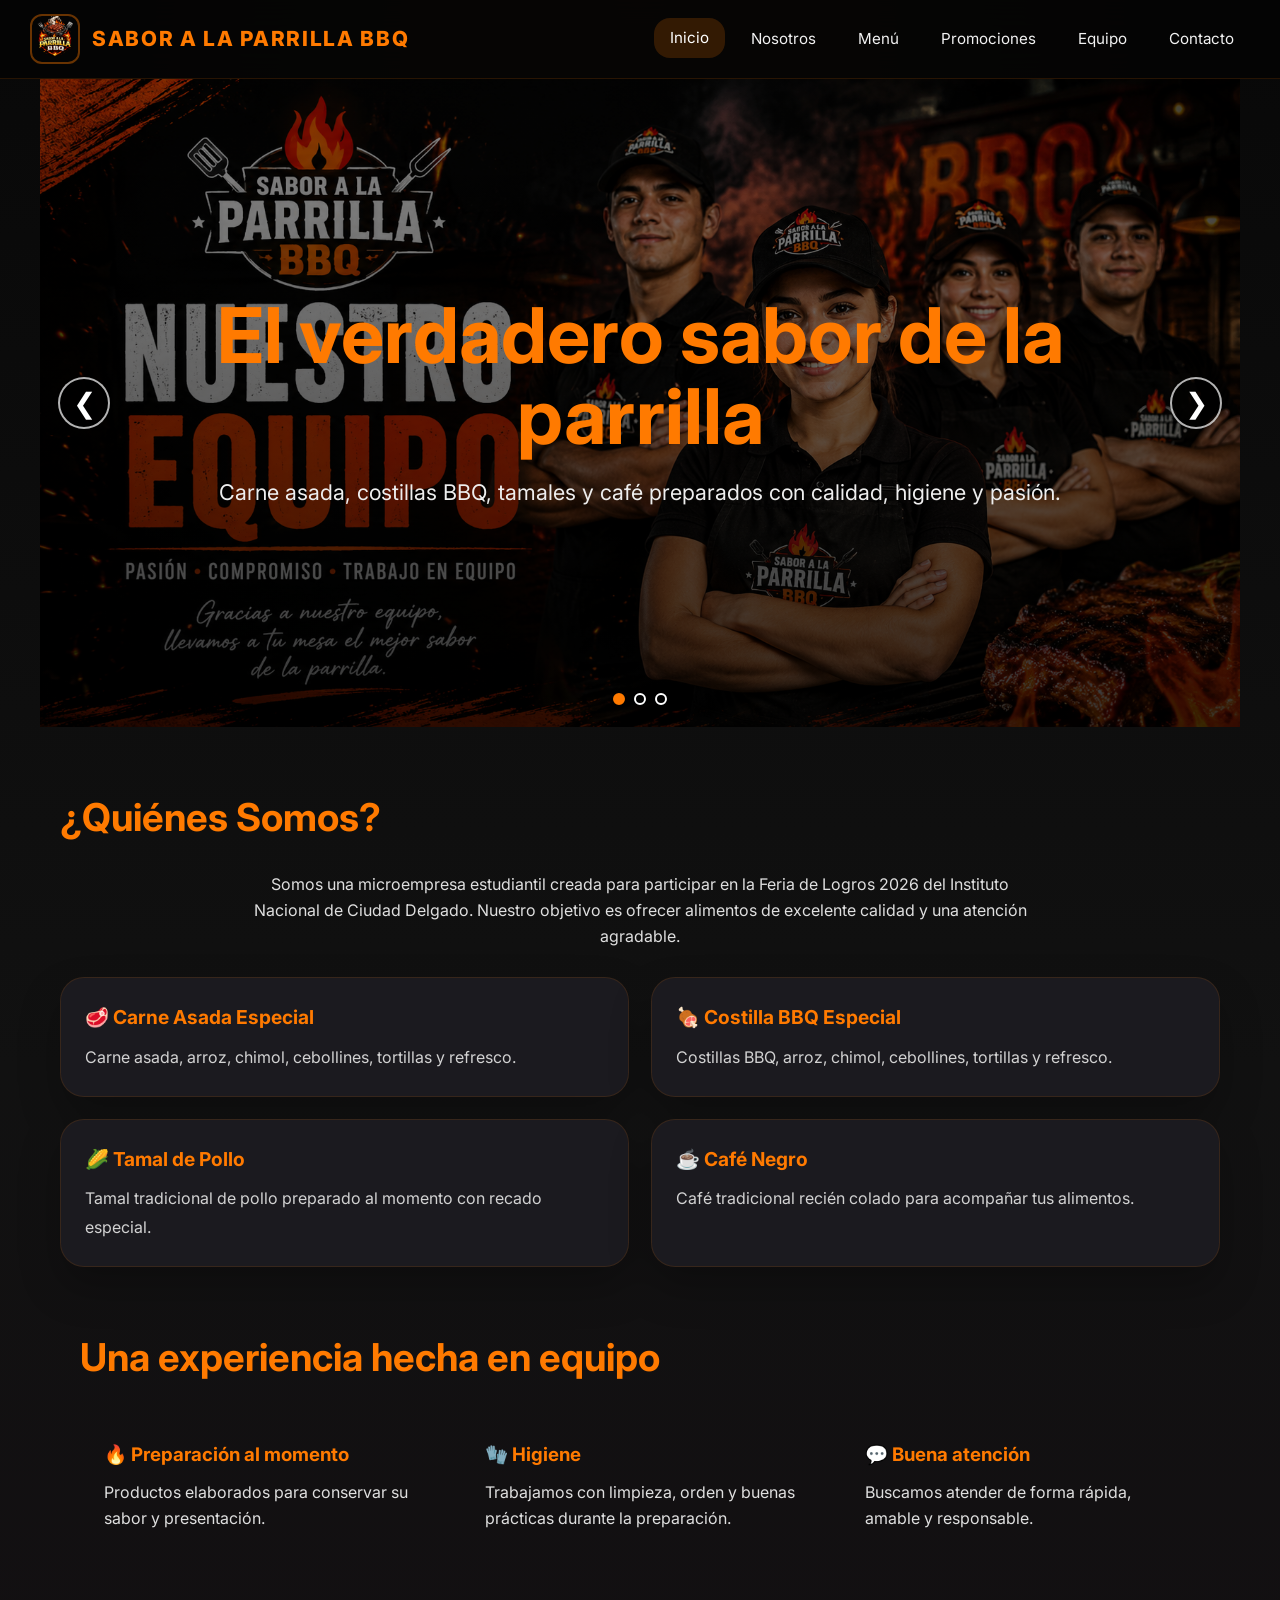
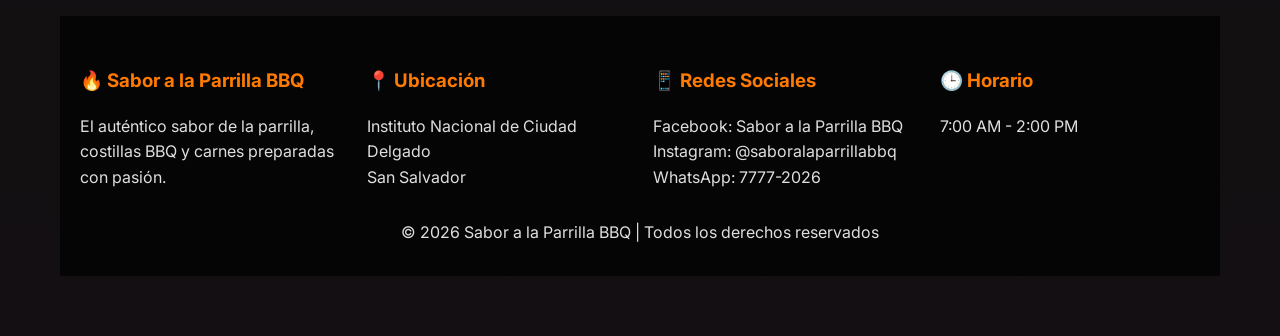
<file: index.html>
<!DOCTYPE html>
<html lang="es">
<head>
  <meta charset="UTF-8">
  <meta name="viewport" content="width=device-width, initial-scale=1.0">
  <title>Inicio | Sabor a la Parrilla BBQ</title>
  <link rel="stylesheet" href="css/style.css">
  <link href="https://fonts.googleapis.com/css2?family=Inter:wght@300;400;600;700;800&display=swap" rel="stylesheet">
</head>
<body>

  <!-- ===== HEADER ===== -->
  <header class="reveal">
    <div class="logo">
      <img src="img/logo.png" alt="Logo Sabor a la Parrilla BBQ" />
      SABOR A LA PARRILLA BBQ
    </div>
    <nav>
      <a href="index.html" class="active">Inicio</a>
      <a href="nosotros.html">Nosotros</a>
      <a href="menu.html">Menú</a>
      <a href="promociones.html">Promociones</a>
      <a href="equipo.html">Equipo</a>
      <a href="contacto.html">Contacto</a>
    </nav>
  </header>

  <!-- ===== HERO ===== -->
  <section class="hero-home reveal" id="heroCarrusel" aria-label="Imágenes principales de Sabor a la Parrilla BBQ">
    <div class="hero-slides" aria-hidden="true">
      <img class="hero-slide active" src="img/banner.png" alt="Sabor a la Parrilla BBQ">
      <img class="hero-slide" src="img/carrusel2.png" alt="Platillos de Sabor a la Parrilla BBQ">
      <img class="hero-slide" src="img/carrusel3.png" alt="Especialidades de Sabor a la Parrilla BBQ">
    </div>
    <div class="hero-overlay"></div>

    <button class="hero-arrow hero-prev" type="button" aria-label="Imagen anterior">&#10094;</button>
    <button class="hero-arrow hero-next" type="button" aria-label="Siguiente imagen">&#10095;</button>

    <div class="hero-inner">
      <h1>El verdadero sabor de la parrilla</h1>
      <p>Carne asada, costillas BBQ, tamales y café preparados con calidad, higiene y pasión.</p>
    </div>

    <div class="hero-dots" aria-label="Seleccionar imagen">
      <button type="button" class="hero-dot active" data-slide="0" aria-label="Imagen 1"></button>
      <button type="button" class="hero-dot" data-slide="1" aria-label="Imagen 2"></button>
      <button type="button" class="hero-dot" data-slide="2" aria-label="Imagen 3"></button>
    </div>
  </section>

  <!-- ===== QUIÉNES SOMOS ===== -->
  <section class="seccion reveal">
    <h2>¿Quiénes Somos?</h2>
    <p class="lead">Somos una microempresa estudiantil creada para participar en la Feria de Logros 2026 del Instituto Nacional de Ciudad Delgado. Nuestro objetivo es ofrecer alimentos de excelente calidad y una atención agradable.</p>
    <div class="home-preview">

      <div class="card">
        <h3>🥩 Carne Asada Especial</h3>
        <p>Carne asada, arroz, chimol, cebollines, tortillas y refresco.</p>
      </div>

      <div class="card">
        <h3>🍖 Costilla BBQ Especial</h3>
        <p>Costillas BBQ, arroz, chimol, cebollines, tortillas y refresco.</p>
      </div>

      <div class="card">
        <h3>🌽 Tamal de Pollo</h3>
        <p>Tamal tradicional de pollo preparado al momento con recado especial.</p>
      </div>

      <div class="card">
        <h3>☕ Café Negro</h3>
        <p>Café tradicional recién colado para acompañar tus alimentos.</p>
      </div>

    </div>

  <!-- ===== EXPERIENCIA ===== -->
  <section class="seccion reveal">
    <h2>Una experiencia hecha en equipo</h2>
    <div class="simple-grid">
      <div class="simple-card">
        <h3>🔥 Preparación al momento</h3>
        <p>Productos elaborados para conservar su sabor y presentación.</p>
      </div>
      <div class="simple-card">
        <h3>🧤 Higiene</h3>
        <p>Trabajamos con limpieza, orden y buenas prácticas durante la preparación.</p>
      </div>
      <div class="simple-card">
        <h3>💬 Buena atención</h3>
        <p>Buscamos atender de forma rápida, amable y responsable.</p>
      </div>
    </div>
  </section>

  <!-- ===== FOOTER ===== -->
  <footer class="reveal">
    <div class="footer-container">
      <div class="footer-section">
        <h3>🔥 Sabor a la Parrilla BBQ</h3>
        <p>El auténtico sabor de la parrilla, costillas BBQ y carnes preparadas con pasión.</p>
      </div>
      <div class="footer-section">
        <h3>📍 Ubicación</h3>
        <p>Instituto Nacional de Ciudad Delgado</p>
        <p>San Salvador</p>
      </div>
      <div class="footer-section">
        <h3>📱 Redes Sociales</h3>
        <p>Facebook: Sabor a la Parrilla BBQ</p>
        <p>Instagram: @saboralaparrillabbq</p>
        <p>WhatsApp: 7777-2026</p>
      </div>
      <div class="footer-section">
        <h3>🕒 Horario</h3>
        <p>7:00 AM - 2:00 PM</p>
      </div>
    </div>
    <div class="footer-bottom">
      <p>© 2026 Sabor a la Parrilla BBQ | Todos los derechos reservados</p>
    </div>
  </footer>

  <script src="js/site.js"></script>

</body>
</html>
</file>
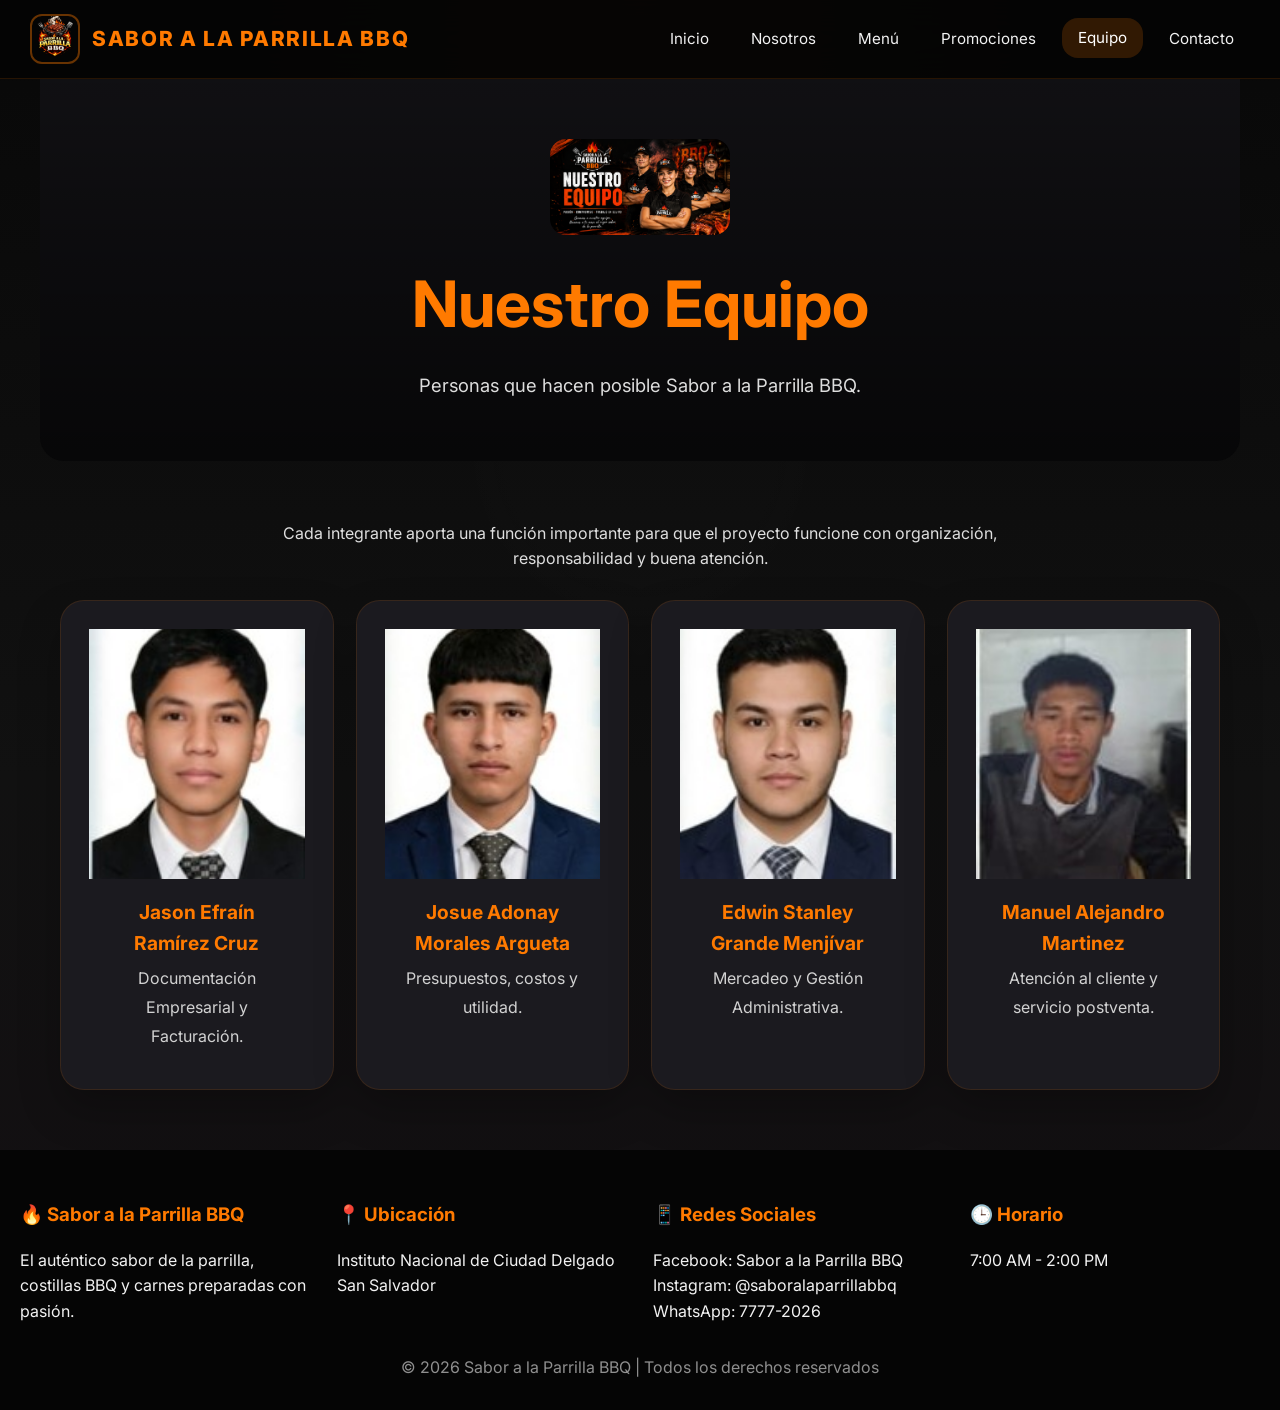
<file: equipo.html>
<!DOCTYPE html>
<html lang="es">
<head>
  <meta charset="UTF-8">
  <meta name="viewport" content="width=device-width, initial-scale=1.0">
  <title>Equipo | Sabor a la Parrilla BBQ</title>
  <link rel="stylesheet" href="css/style.css">
  <link href="https://fonts.googleapis.com/css2?family=Inter:wght@300;400;600;700;800&display=swap" rel="stylesheet">
</head>
<body>

  <!-- ===== HEADER ===== -->
  <header class="reveal">
    <div class="logo">
      <img src="img/logo.png" alt="Logo Sabor a la Parrilla BBQ" />
      SABOR A LA PARRILLA BBQ
    </div>
    <nav>
      <a href="index.html" class="">Inicio</a>
      <a href="nosotros.html" class="">Nosotros</a>
      <a href="menu.html" class="">Menú</a>
      <a href="promociones.html" class="">Promociones</a>
      <a href="equipo.html" class="active">Equipo</a>
      <a href="contacto.html" class="">Contacto</a>
    </nav>
  </header>

  <!-- ===== BANNER ===== -->
  <section class="banner reveal">
    <img src="img/banner.png" alt="Equipo BBQ">
    <h1>Nuestro Equipo</h1>
    <p>Personas que hacen posible Sabor a la Parrilla BBQ.</p>
  </section>

  <!-- ===== EQUIPO ===== -->
  <section class="seccion reveal">
    <p class="lead">
      Cada integrante aporta una función importante para que el proyecto funcione
      con organización, responsabilidad y buena atención.
    </p>

    <div class="equipo-fotos">

      <div class="persona">
        <img src="img/jason.jpg" alt="Jason">
        <div class="persona-texto">
          <h3>Jason Efraín Ramírez Cruz</h3>
          <p>Documentación Empresarial y Facturación.</p>
        </div>
      </div>

      <div class="persona">
        <img src="img/adox.jpg" alt="Josue Adonay">
        <div class="persona-texto">
          <h3>Josue Adonay Morales Argueta</h3>
          <p>Presupuestos, costos y utilidad.</p>
        </div>
      </div>

      <div class="persona">
        <img src="img/stanl.jpg" alt="Edwin Stanley">
        <div class="persona-texto">
          <h3>Edwin Stanley Grande Menjívar</h3>
          <p>Mercadeo y Gestión Administrativa.</p>
        </div>
      </div>

      <div class="persona">
        <img src="img/manu.jpg" alt="Manuel Alejandro">
        <div class="persona-texto">
          <h3>Manuel Alejandro Martinez</h3>
          <p>Atención al cliente y servicio postventa.</p>
        </div>
      </div>

    </div>
  </section>

  <!-- ===== FOOTER ===== -->
  <footer class="reveal">
    <div class="footer-container">

      <div class="footer-section">
        <h3>🔥 Sabor a la Parrilla BBQ</h3>
        <p>El auténtico sabor de la parrilla, costillas BBQ y carnes preparadas con pasión.</p>
      </div>

      <div class="footer-section">
        <h3>📍 Ubicación</h3>
        <p>Instituto Nacional de Ciudad Delgado</p>
        <p>San Salvador</p>
      </div>

      <div class="footer-section">
        <h3>📱 Redes Sociales</h3>
        <p>Facebook: Sabor a la Parrilla BBQ</p>
        <p>Instagram: @saboralaparrillabbq</p>
        <p>WhatsApp: 7777-2026</p>
      </div>

      <div class="footer-section">
        <h3>🕒 Horario</h3>
        <p>7:00 AM - 2:00 PM</p>
      </div>

    </div>

    <div class="footer-bottom">
      <p>© 2026 Sabor a la Parrilla BBQ | Todos los derechos reservados</p>
    </div>
  </footer>

  <script src="js/site.js"></script>

</body>
</html>
</file>
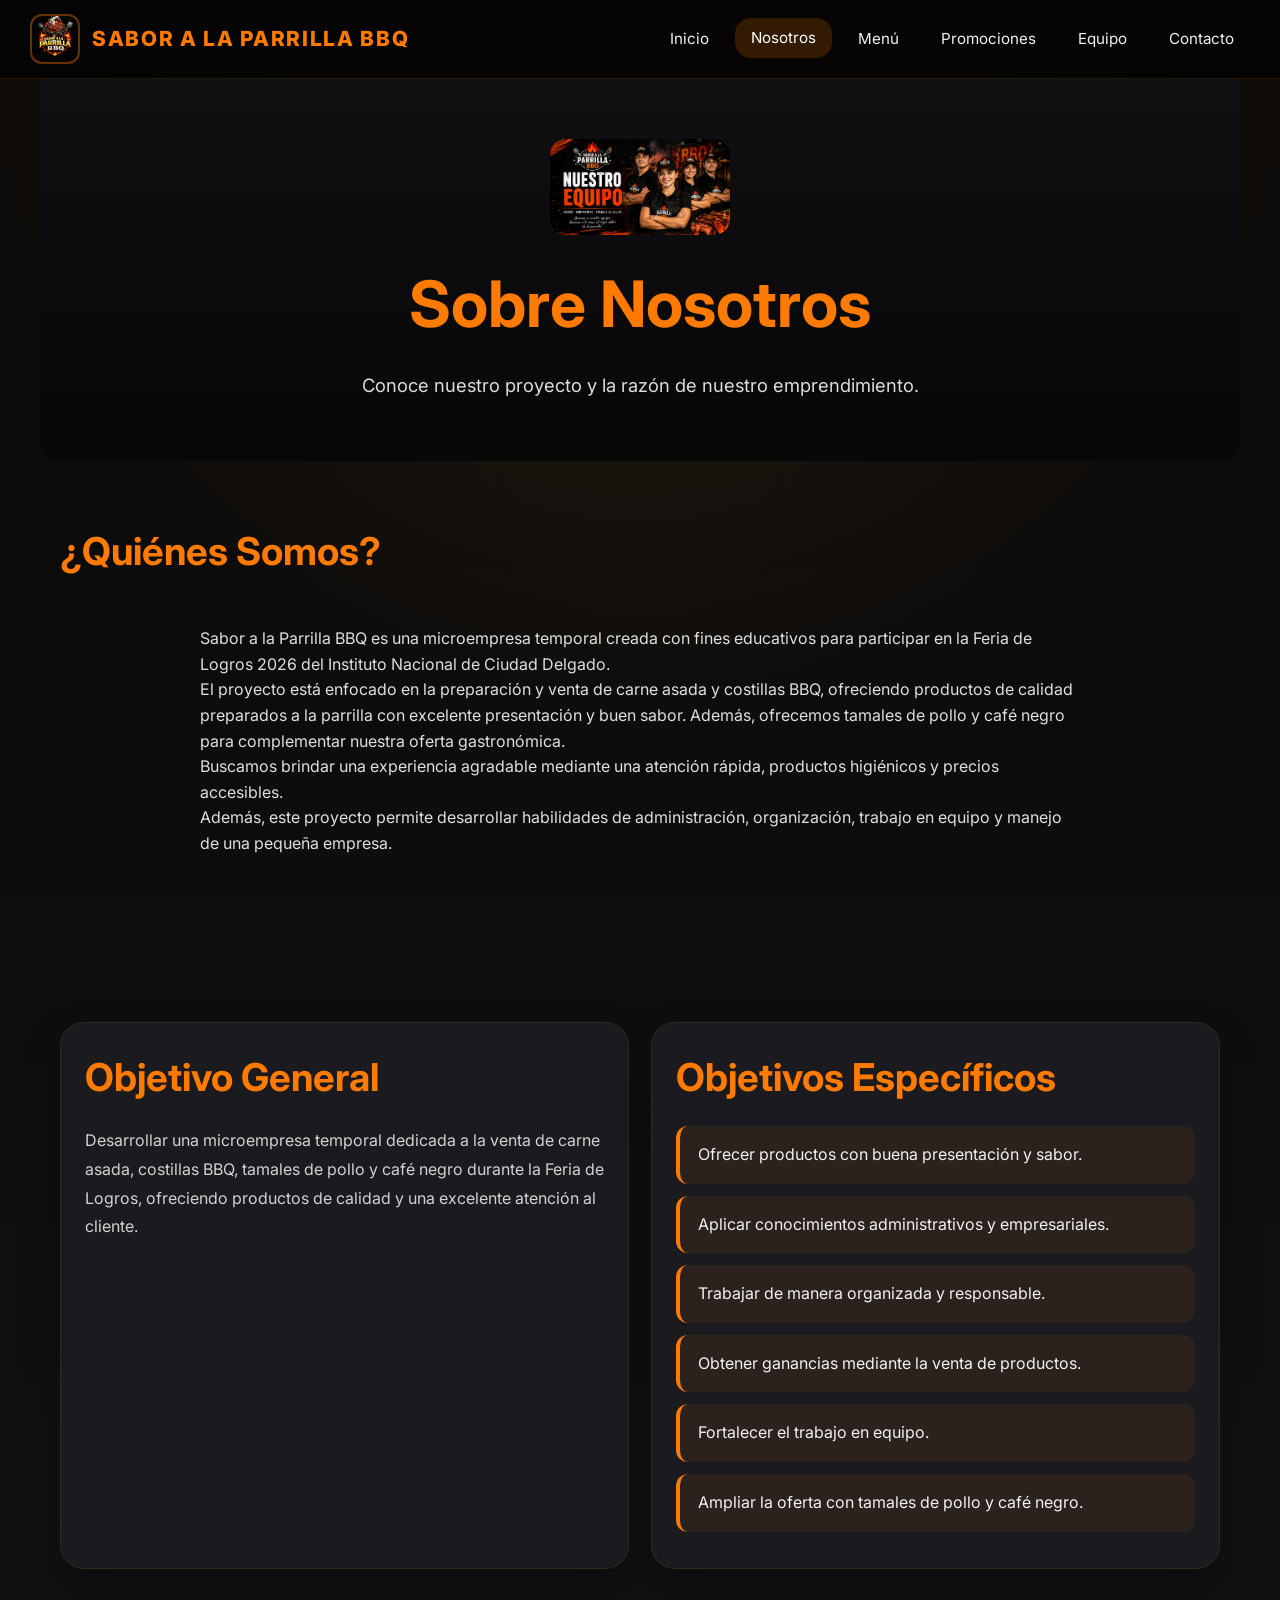
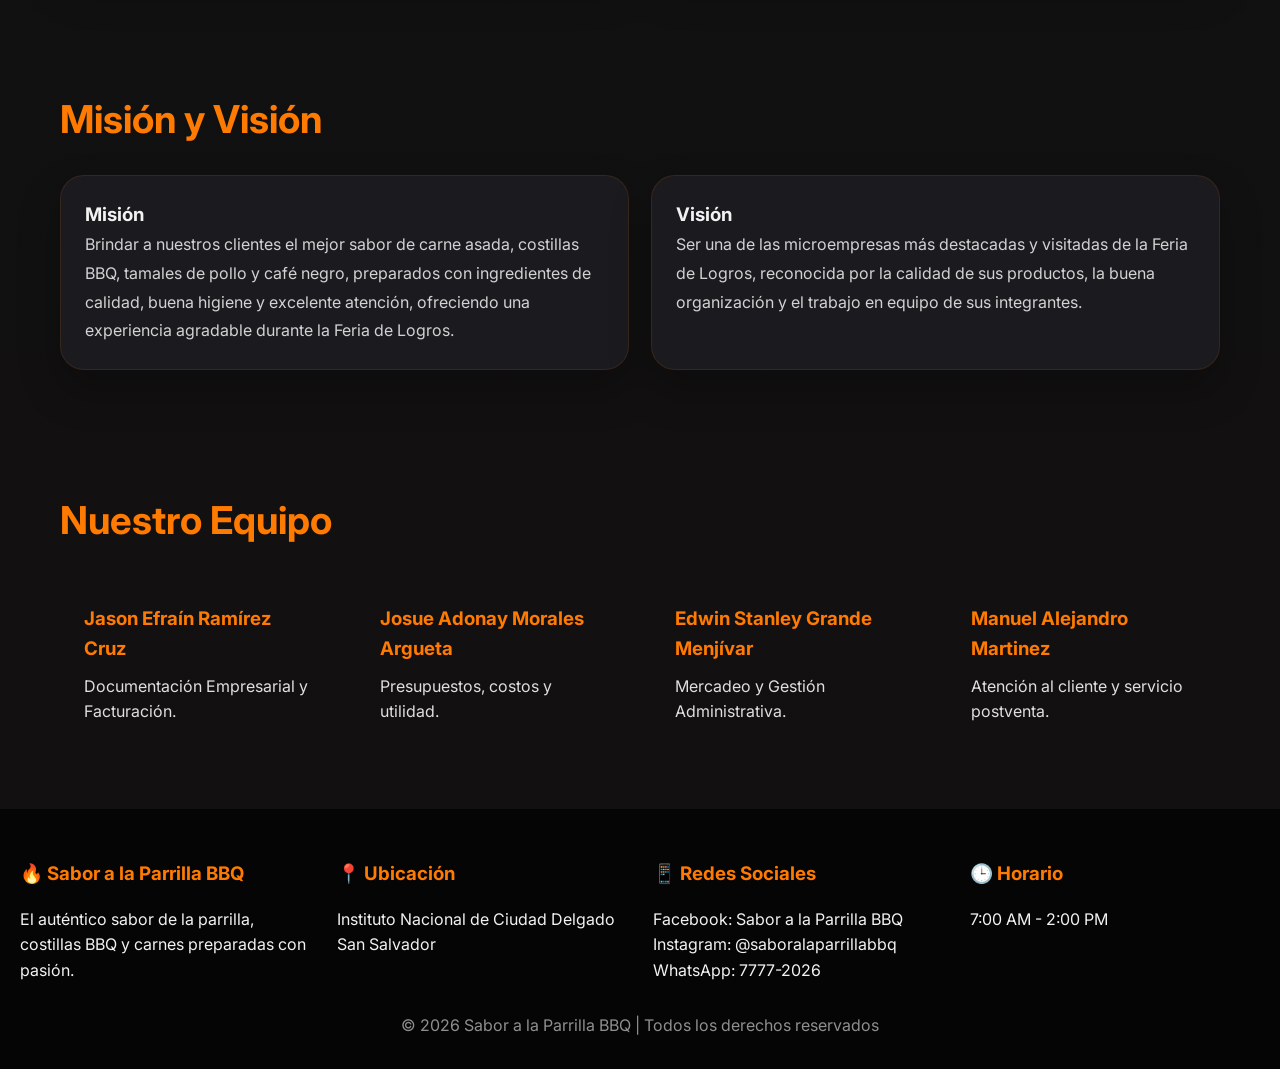
<file: nosotros.html>
<!DOCTYPE html>
<html lang="es">
<head>
  <meta charset="UTF-8">
  <meta name="viewport" content="width=device-width, initial-scale=1.0">
  <title>Nosotros | Sabor a la Parrilla BBQ</title>
  <link rel="stylesheet" href="css/style.css">
  <link href="https://fonts.googleapis.com/css2?family=Inter:wght@300;400;600;700;800&display=swap" rel="stylesheet">
</head>
<body>

  <!-- ===== HEADER ===== -->
  <header class="reveal">
    <div class="logo">
      <img src="img/logo.png" alt="Logo Sabor a la Parrilla BBQ" />
      SABOR A LA PARRILLA BBQ
    </div>
    <nav>
      <a href="index.html">Inicio</a>
      <a href="nosotros.html" class="active">Nosotros</a>
      <a href="menu.html">Menú</a>
      <a href="promociones.html">Promociones</a>
      <a href="equipo.html">Equipo</a>
      <a href="contacto.html">Contacto</a>
    </nav>
  </header>

  <!-- ===== BANNER ===== -->
  <section class="banner reveal">
    <img src="img/banner.png" alt="Sabor a la Parrilla BBQ">
    <h1>Sobre Nosotros</h1>
    <p>Conoce nuestro proyecto y la razón de nuestro emprendimiento.</p>
  </section>

  <!-- ===== QUIÉNES SOMOS ===== -->
  <section class="seccion reveal">
    <h2>¿Quiénes Somos?</h2>
    <div class="nosotros-contenido texto">
      <p>Sabor a la Parrilla BBQ es una microempresa temporal creada con fines educativos para participar en la Feria de Logros 2026 del Instituto Nacional de Ciudad Delgado.</p>
      <p>El proyecto está enfocado en la preparación y venta de carne asada y costillas BBQ, ofreciendo productos de calidad preparados a la parrilla con excelente presentación y buen sabor. Además, ofrecemos tamales de pollo y café negro para complementar nuestra oferta gastronómica.</p>
      <p>Buscamos brindar una experiencia agradable mediante una atención rápida, productos higiénicos y precios accesibles.</p>
      <p>Además, este proyecto permite desarrollar habilidades de administración, organización, trabajo en equipo y manejo de una pequeña empresa.</p>
    </div>
  </section>

  <!-- ===== OBJETIVOS ===== -->
  <section class="seccion reveal">
    <div class="info-grid">
      <div class="caja">
        <h2>Objetivo General</h2>
        <p>Desarrollar una microempresa temporal dedicada a la venta de carne asada, costillas BBQ, tamales de pollo y café negro durante la Feria de Logros, ofreciendo productos de calidad y una excelente atención al cliente.</p>
      </div>
      <div class="caja">
        <h2>Objetivos Específicos</h2>
        <ul class="valores-lista">
          <li>Ofrecer productos con buena presentación y sabor.</li>
          <li>Aplicar conocimientos administrativos y empresariales.</li>
          <li>Trabajar de manera organizada y responsable.</li>
          <li>Obtener ganancias mediante la venta de productos.</li>
          <li>Fortalecer el trabajo en equipo.</li>
          <li>Ampliar la oferta con tamales de pollo y café negro.</li>
        </ul>
      </div>
    </div>
  </section>

  <!-- ===== MISIÓN Y VISIÓN ===== -->
  <section class="seccion reveal">
    <h2>Misión y Visión</h2>
    <div class="info-grid">
      <div class="caja">
        <h3>Misión</h3>
        <p>Brindar a nuestros clientes el mejor sabor de carne asada, costillas BBQ, tamales de pollo y café negro, preparados con ingredientes de calidad, buena higiene y excelente atención, ofreciendo una experiencia agradable durante la Feria de Logros.</p>
      </div>
      <div class="caja">
        <h3>Visión</h3>
        <p>Ser una de las microempresas más destacadas y visitadas de la Feria de Logros, reconocida por la calidad de sus productos, la buena organización y el trabajo en equipo de sus integrantes.</p>
      </div>
    </div>
  </section>

  <!-- ===== EQUIPO ===== -->
  <section class="seccion reveal">
    <h2>Nuestro Equipo</h2>
    <div class="simple-grid">
      <div class="simple-card">
        <h3>Jason Efraín Ramírez Cruz</h3>
        <p>Documentación Empresarial y Facturación.</p>
      </div>
      <div class="simple-card">
        <h3>Josue Adonay Morales Argueta</h3>
        <p>Presupuestos, costos y utilidad.</p>
      </div>
      <div class="simple-card">
        <h3>Edwin Stanley Grande Menjívar</h3>
        <p>Mercadeo y Gestión Administrativa.</p>
      </div>
      <div class="simple-card">
        <h3>Manuel Alejandro Martinez</h3>
        <p>Atención al cliente y servicio postventa.</p>
      </div>
    </div>
  </section>

  <!-- ===== FOOTER ===== -->
  <footer class="reveal">
    <div class="footer-container">
      <div class="footer-section">
        <h3>🔥 Sabor a la Parrilla BBQ</h3>
        <p>El auténtico sabor de la parrilla, costillas BBQ y carnes preparadas con pasión.</p>
      </div>
      <div class="footer-section">
        <h3>📍 Ubicación</h3>
        <p>Instituto Nacional de Ciudad Delgado</p>
        <p>San Salvador</p>
      </div>
      <div class="footer-section">
        <h3>📱 Redes Sociales</h3>
        <p>Facebook: Sabor a la Parrilla BBQ</p>
        <p>Instagram: @saboralaparrillabbq</p>
        <p>WhatsApp: 7777-2026</p>
      </div>
      <div class="footer-section">
        <h3>🕒 Horario</h3>
        <p>7:00 AM - 2:00 PM</p>
      </div>
    </div>
    <div class="footer-bottom">
      <p>© 2026 Sabor a la Parrilla BBQ | Todos los derechos reservados</p>
    </div>
  </footer>

  <script src="js/site.js"></script>

</body>
</html>
</file>
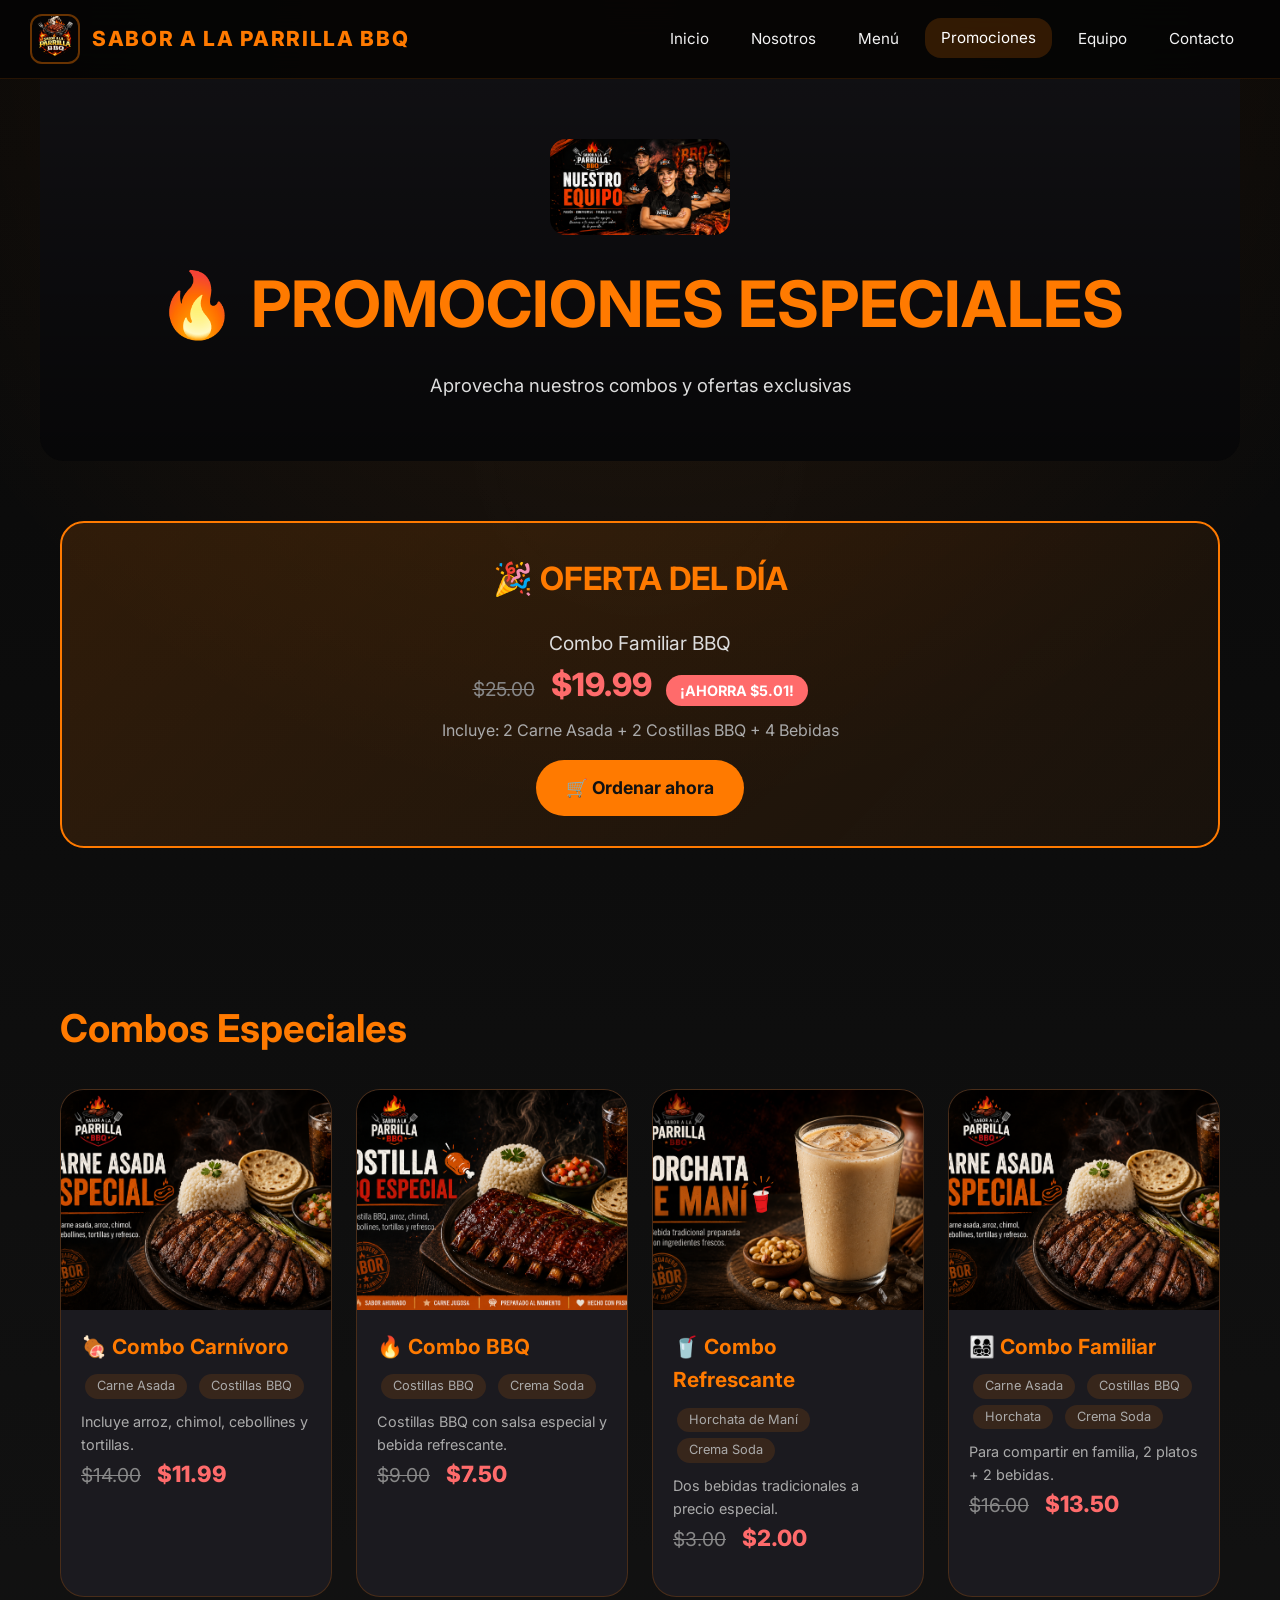
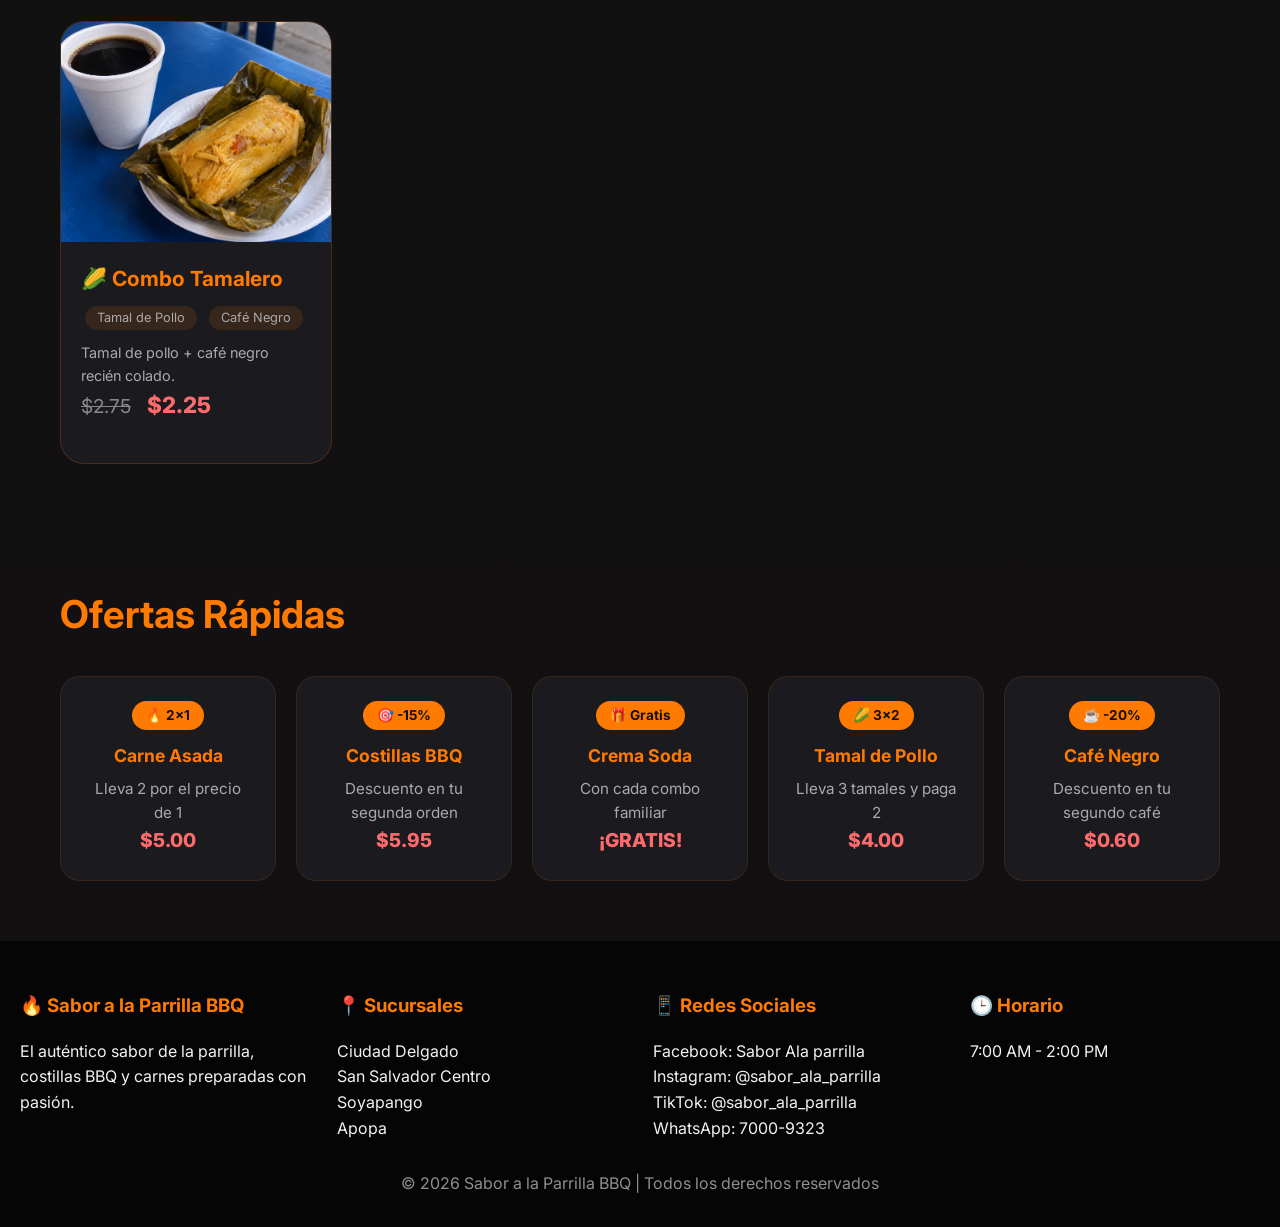
<file: promociones.html>
<!DOCTYPE html>
<html lang="es">
<head>
  <meta charset="UTF-8" />
  <meta name="viewport" content="width=device-width, initial-scale=1.0" />
  <title>Promociones | Sabor a la Parrilla BBQ</title>
  <link rel="stylesheet" href="css/style.css" />
  <link href="https://fonts.googleapis.com/css2?family=Inter:wght@300;400;600;700;800&display=swap" rel="stylesheet" />
</head>
<body>

  <!-- ===== HEADER ===== -->
  <header class="reveal">
    <div class="logo">
      <img src="img/logo.png" alt="Logo Sabor a la Parrilla BBQ" />
      SABOR A LA PARRILLA BBQ
    </div>
    <nav>
      <a href="index.html">Inicio</a>
      <a href="nosotros.html">Nosotros</a>
      <a href="menu.html">Menú</a>
      <a href="promociones.html" class="active">Promociones</a>
      <a href="equipo.html">Equipo</a>
      <a href="contacto.html">Contacto</a>
    </nav>
  </header>

  <!-- ===== BANNER ===== -->
  <section class="banner reveal">
    <img src="img/banner.png" alt="Banner" />
    <h1>🔥 PROMOCIONES ESPECIALES</h1>
    <p>Aprovecha nuestros combos y ofertas exclusivas</p>
  </section>

  <!-- ===== OFERTA DESTACADA ===== -->
  <section class="seccion reveal">
    <div class="promocion-destacada">
      <h2>🎉 OFERTA DEL DÍA</h2>
      <p style="font-size: 1.2rem; color: #ddd;">Combo Familiar BBQ</p>
      <p>
        <span class="precio-original">$25.00</span>
        <span class="precio-oferta">$19.99</span>
        <span class="ahorro">¡AHORRA $5.01!</span>
      </p>
      <p style="color: #aaa; margin-top: 8px;">
        Incluye: 2 Carne Asada + 2 Costillas BBQ + 4 Bebidas
      </p>
      <a href="menu.html" class="btn-ordenar" style="display: inline-block; margin-top: 16px; text-decoration: none;">
        🛒 Ordenar ahora
      </a>
    </div>
  </section>

  <!-- ===== COMBOS ===== -->
  <section class="seccion reveal">
    <h2>Combos Especiales</h2>
    <div class="combos-grid">

      <!-- Combo 1 -->
      <div class="combo-card">
        <img src="img/Carne Asada especial.png" alt="Combo Carnívoro" />
        <div class="combo-contenido">
          <h3>🍖 Combo Carnívoro</h3>
          <p class="incluye">
            <span>Carne Asada</span>
            <span>Costillas BBQ</span>
          </p>
          <p style="color: #aaa; font-size: 0.9rem;">Incluye arroz, chimol, cebollines y tortillas.</p>
          <p>
            <span class="precio-original">$14.00</span>
            <span class="precio-oferta" style="font-size: 1.4rem;">$11.99</span>
          </p>
        </div>
      </div>

      <!-- Combo 2 -->
      <div class="combo-card">
        <img src="img/Costillas bbq.png" alt="Combo BBQ" />
        <div class="combo-contenido">
          <h3>🔥 Combo BBQ</h3>
          <p class="incluye">
            <span>Costillas BBQ</span>
            <span>Crema Soda</span>
          </p>
          <p style="color: #aaa; font-size: 0.9rem;">Costillas BBQ con salsa especial y bebida refrescante.</p>
          <p>
            <span class="precio-original">$9.00</span>
            <span class="precio-oferta" style="font-size: 1.4rem;">$7.50</span>
          </p>
        </div>
      </div>

      <!-- Combo 3 -->
      <div class="combo-card">
        <img src="img/Mani.png" alt="Combo Bebidas" />
        <div class="combo-contenido">
          <h3>🥤 Combo Refrescante</h3>
          <p class="incluye">
            <span>Horchata de Maní</span>
            <span>Crema Soda</span>
          </p>
          <p style="color: #aaa; font-size: 0.9rem;">Dos bebidas tradicionales a precio especial.</p>
          <p>
            <span class="precio-original">$3.00</span>
            <span class="precio-oferta" style="font-size: 1.4rem;">$2.00</span>
          </p>
        </div>
      </div>

      <!-- Combo 4 -->
      <div class="combo-card">
        <img src="img/Carne Asada especial.png" alt="Combo Familiar" />
        <div class="combo-contenido">
          <h3>👨‍👩‍👧‍👦 Combo Familiar</h3>
          <p class="incluye">
            <span>Carne Asada</span>
            <span>Costillas BBQ</span>
            <span>Horchata</span>
            <span>Crema Soda</span>
          </p>
          <p style="color: #aaa; font-size: 0.9rem;">Para compartir en familia, 2 platos + 2 bebidas.</p>
          <p>
            <span class="precio-original">$16.00</span>
            <span class="precio-oferta" style="font-size: 1.4rem;">$13.50</span>
          </p>
        </div>
      </div>

      <!-- NUEVO Combo: Tamal + Café -->
      <div class="combo-card">
        <img src="img/combo pollo.png" alt="Combo Tamalero" />
        <div class="combo-contenido">
          <h3>🌽 Combo Tamalero</h3>
          <p class="incluye">
            <span>Tamal de Pollo</span>
            <span>Café Negro</span>
          </p>
          <p style="color: #aaa; font-size: 0.9rem;">Tamal de pollo + café negro recién colado.</p>
          <p>
            <span class="precio-original">$2.75</span>
            <span class="precio-oferta" style="font-size: 1.4rem;">$2.25</span>
          </p>
        </div>
      </div>

    </div>
  </section>

  <!-- ===== OFERTAS RÁPIDAS ===== -->
  <section class="seccion reveal">
    <h2>Ofertas Rápidas</h2>
    <div class="ofertas-grid">

      <div class="oferta-item">
        <span class="oferta-etiqueta">🔥 2x1</span>
        <h3>Carne Asada</h3>
        <p>Lleva 2 por el precio de 1</p>
        <p><span class="precio-oferta" style="font-size: 1.2rem;">$5.00</span></p>
      </div>

      <div class="oferta-item">
        <span class="oferta-etiqueta">🎯 -15%</span>
        <h3>Costillas BBQ</h3>
        <p>Descuento en tu segunda orden</p>
        <p><span class="precio-oferta" style="font-size: 1.2rem;">$5.95</span></p>
      </div>

      <div class="oferta-item">
        <span class="oferta-etiqueta">🎁 Gratis</span>
        <h3>Crema Soda</h3>
        <p>Con cada combo familiar</p>
        <p><span class="precio-oferta" style="font-size: 1.2rem;">¡GRATIS!</span></p>
      </div>

      <!-- NUEVA OFERTA: Tamal -->
      <div class="oferta-item">
        <span class="oferta-etiqueta">🌽 3x2</span>
        <h3>Tamal de Pollo</h3>
        <p>Lleva 3 tamales y paga 2</p>
        <p><span class="precio-oferta" style="font-size: 1.2rem;">$4.00</span></p>
      </div>

      <!-- NUEVA OFERTA: Café -->
      <div class="oferta-item">
        <span class="oferta-etiqueta">☕ -20%</span>
        <h3>Café Negro</h3>
        <p>Descuento en tu segundo café</p>
        <p><span class="precio-oferta" style="font-size: 1.2rem;">$0.60</span></p>
      </div>

    </div>
  </section>

  <!-- ===== FOOTER ===== -->
  <footer class="reveal">
    <div class="footer-container">
      <div class="footer-section">
        <h3>🔥 Sabor a la Parrilla BBQ</h3>
        <p>El auténtico sabor de la parrilla, costillas BBQ y carnes preparadas con pasión.</p>
      </div>
      <div class="footer-section">
        <h3>📍 Sucursales</h3>
        <p>Ciudad Delgado</p>
        <p>San Salvador Centro</p>
        <p>Soyapango</p>
        <p>Apopa</p>
      </div>
      <div class="footer-section">
        <h3>📱 Redes Sociales</h3>
        <p>Facebook: Sabor Ala parrilla</p>
        <p>Instagram: @sabor_ala_parrilla</p>
        <p>TikTok: @sabor_ala_parrilla</p>
        <p>WhatsApp: 7000-9323</p>
      </div>
      <div class="footer-section">
        <h3>🕒 Horario</h3>
        <p>7:00 AM - 2:00 PM</p>
      </div>
    </div>
    <div class="footer-bottom">
      <p>© 2026 Sabor a la Parrilla BBQ | Todos los derechos reservados</p>
    </div>
  </footer>

  <script src="js/site.js"></script>

</body>
</html>
</file>
<file: css/style.css>
/* ============================================
   ESTILOS PARA SABOR A LA PARRILLA BBQ
   ============================================
   Este archivo CSS controla todo el diseño visual de la página
   Aquí definimos colores, layouts, animaciones y responsividad
*/

/* VARIABLES DE COLOR
   Definimos los colores principales aquí para que sea fácil cambiarlos
   --accent es el naranja BBQ que usamos en toda la página */
:root {
  --bg: #0f0f0f;
  --surface: #1b1a1f;
  --surface-strong: #24232b;
  --text: #f2f2f2;
  --accent: #ff7a00;           /* El naranja BBQ principal */
  --accent-soft: rgba(255, 122, 0, 0.18);
  --border: rgba(255, 122, 0, 0.18);
}

/* Limpiamos estilos por defecto de HTML */
* {
  margin: 0;
  padding: 0;
  box-sizing: border-box;
}

/* Scroll suave al hacer click en links internos */
html {
  scroll-behavior: smooth;
}

/* ESTILOS DEL BODY
   Aquí definimos el fondo degradado, la fuente y el color base */
body {
  min-height: 100vh;
  background: radial-gradient(circle at top, rgba(255, 122, 0, 0.12), transparent 28%),
    linear-gradient(180deg, #080808 0%, #111 55%, #130f12 100%);
  color: var(--text);
  font-family: 'Inter', 'Segoe UI', Arial, sans-serif;
  line-height: 1.6;
}

/* Agregamos una capa visual sutil al fondo */
body::before {
  content: "";
  position: fixed;
  inset: 0;
  pointer-events: none;
  background: radial-gradient(circle at center, rgba(255, 255, 255, 0.04), transparent 25%);
  mix-blend-mode: overlay;
}

/* Hacemos que todas las imágenes sean responsivas */
img {
  max-width: 100%;
  display: block;
  height: auto;
}

/* Aseguramos que botones, inputs y textareas hereden la fuente */
button,
input,
textarea,
a {
  font-family: inherit;
}

/* ============================================
   HEADER - La barra de navegación fija arriba
   ============================================
*/
header {
  position: sticky;
  top: 0;
  z-index: 100;
  display: flex;
  justify-content: space-between;
  align-items: center;
  padding: 14px 30px;
  background: rgba(5, 5, 5, 0.92);
  backdrop-filter: blur(18px);  /* El efecto vidrio esmerilado */
  border-bottom: 1px solid rgba(255, 122, 0, 0.14);
}

/* El logo con la imagen y el texto */
.logo {
  display: flex;
  align-items: center;
  gap: 12px;
  font-size: 1.3rem;
  font-weight: 800;
  color: var(--accent);
  letter-spacing: 0.08em;
}

/* Imagen del logo redondeada y con borde naranja */
.logo img {
  width: 50px;
  height: 50px;
  object-fit: cover;
  border-radius: 12px;
  border: 2px solid rgba(255, 122, 0, 0.4);
}

/* Navegación - los links horizontales */
nav {
  display: flex;
  align-items: center;
  gap: 10px;
  flex-wrap: wrap;
}

/* Estilos de los links del menú */
nav a {
  display: inline-flex;
  align-items: center;
  justify-content: center;
  padding: 8px 16px;
  color: var(--text);
  text-decoration: none;
  border-radius: 16px;
  transition: transform 0.25s ease, background 0.25s ease, color 0.25s ease;
  font-size: 0.95rem;
  cursor: pointer;
  background: none;
  border: none;
}

/* Efecto hover en los links: se ponen naranjas y suben un poquito */
nav a:hover,
nav a.active {
  color: #fff;
  background: rgba(255, 122, 0, 0.18);
  transform: translateY(-1px);
}

/* ============================================
   SECCIONES - Los apartados principales
   ============================================
*/
section {
  width: min(1200px, 100%);
  margin: 0 auto;
  padding: 60px 20px;
}

/* Todos los títulos h2 con el color naranja */
.seccion h2,
.platillos h2,
.bebidas h2,
.equipo h2,
.nosotros h2,
.valores h2,
.redes h2 {
  color: var(--accent);
  margin-bottom: 24px;
  font-size: clamp(2rem, 3vw, 3rem);
}

.seccion p,
.hero p,
.banner p,
.texto p,
.info p {
  color: #dfdfdf;
}

/* ============================================
   BANNER - Los encabezados de cada página
   ============================================
   El banner tiene una imagen de fondo con un overlay oscuro
   para que el texto blanco se vea bien encima */
.banner {
  min-height: 40vh;
  background: linear-gradient(180deg, rgba(0, 0, 0, 0.4), rgba(0, 0, 0, 0.75)), var(--surface);
  padding: 60px 20px;
  display: flex;
  flex-direction: column;
  align-items: center;
  justify-content: center;
  text-align: center;
  border-radius: 0 0 24px 24px;
}

.banner h1 {
  color: var(--accent);
  font-size: clamp(2.6rem, 5vw, 4rem);
  margin-bottom: 16px;
}

.banner p {
  color: #ddd;
  max-width: 760px;
  margin: 0 auto;
  font-size: 1.15rem;
}

.banner img {
  max-width: 180px;
  margin-bottom: 18px;
  border-radius: 16px;
}

/* ============================================
   PRODUCTOS/CARDS - Las tarjetas de menú
   ============================================
   Usamos Grid para que se acomoden automáticamente */
.productos,
.contenedor,
.contenedor-bebidas,
.valores-grid,
.equipo .cards,
.reseñas-grid {
  display: grid;
  gap: 22px;
  margin-top: 30px;
}

.productos,
.reseñas-grid {
  grid-template-columns: repeat(2, minmax(0, 1fr));
}

.contenedor,
.contenedor-bebidas,
.valores-grid,
.equipo .cards {
  grid-template-columns: repeat(auto-fit, minmax(240px, 1fr));
}

.card,
.persona,
.review-card,
.info,
.formulario,
.caja,
.bebida-card {
  background: var(--surface);
  border: 1px solid rgba(255, 122, 0, 0.12);
  border-radius: 24px;
  box-shadow: 0 20px 40px rgba(0, 0, 0, 0.25);
  overflow: hidden;
  transition: transform 0.3s ease, border-color 0.3s ease, box-shadow 0.3s ease;
}

.card:hover,
.persona:hover,
.review-card:hover,
.bebida-card:hover,
.info:hover,
.formulario:hover,
.caja:hover {
  transform: translateY(-8px);
  border-color: rgba(255, 122, 0, 0.3);
}

.card img,
.bebida-card img {
  width: 100%;
  height: 200px;
  object-fit: cover;
}

.card-contenido,
.nosotros-texto,
.texto,
.info,
.formulario,
.caja {
  padding: 20px;
}

.card h3,
.persona h3,
.review-card h3,
.bebida-card h3 {
  margin-bottom: 10px;
  color: var(--accent);
  font-size: 1.2rem;
}

.card p,
.persona p,
.review-card p,
.bebida-card p,
.info p,
.formulario p,
.caja p {
  color: #d2d2d2;
  line-height: 1.8;
}

.card span,
.bebida-card span {
  color: var(--accent);
  font-weight: 700;
  display: block;
  margin-top: 12px;
}

.persona {
  padding: 28px;
  text-align: center;
}

/* ===== NOSOTROS ===== */
.nosotros-contenido,
.texto {
  max-width: 920px;
  margin: 0 auto;
  text-align: left;
}

.nosotros-texto h3,
.texto h2,
.texto h3,
.caja h2 {
  color: var(--accent);
  margin-bottom: 18px;
}

.valores-lista {
  list-style: none;
  margin-top: 18px;
}

.valores-lista li {
  background: rgba(255, 122, 0, 0.07);
  padding: 16px 18px;
  margin-bottom: 12px;
  border-left: 4px solid var(--accent);
  border-radius: 12px;
}

/* ===== EQUIPO - Grid 2x2 ===== */
.cards-grid {
  display: grid;
  grid-template-columns: repeat(2, 1fr);
  gap: 26px;
  margin-top: 30px;
  max-width: 900px;
  margin-left: auto;
  margin-right: auto;
}

.cards-grid .card {
  background: var(--surface);
  border: 1px solid rgba(255, 122, 0, 0.12);
  border-radius: 24px;
  box-shadow: 0 20px 40px rgba(0, 0, 0, 0.25);
  overflow: hidden;
  transition: transform 0.3s ease, border-color 0.3s ease, box-shadow 0.3s ease;
  padding-bottom: 24px;
  text-align: center;
}

.cards-grid .card:hover {
  transform: translateY(-8px);
  border-color: rgba(255, 122, 0, 0.3);
}

.cards-grid .card img {
  width: 100%;
  height: 260px;
  object-fit: cover;
}

.cards-grid .card h3 {
  color: var(--accent);
  font-size: 1.2rem;
  margin: 16px 16px 8px 16px;
}

.cards-grid .card p {
  color: #d2d2d2;
  padding: 0 16px 16px 16px;
  line-height: 1.6;
}

/* ===== RESPONSIVE ===== */
@media (max-width: 760px) {
  .cards-grid {
    grid-template-columns: 1fr 1fr;
    gap: 16px;
  }
}

@media (max-width: 480px) {
  .cards-grid {
    grid-template-columns: 1fr;
    gap: 20px;
  }
}

/* ===== CONTACTO ===== */
.contacto {
  display: grid;
  grid-template-columns: repeat(2, minmax(280px, 1fr));
  gap: 30px;
  align-items: start;
  padding: 70px 20px;
}

.contacto h2 {
  text-align: left;
}

.formulario input,
.formulario textarea {
  width: 100%;
  background: rgba(255, 255, 255, 0.05);
  border: 1px solid rgba(255, 255, 255, 0.08);
  border-radius: 16px;
  padding: 16px;
  color: #eee;
  margin-top: 16px;
  outline: none;
  transition: border-color 0.25s ease, transform 0.25s ease;
}

.formulario textarea {
  min-height: 150px;
  resize: vertical;
}

.formulario input:focus,
.formulario textarea:focus {
  border-color: var(--accent);
  box-shadow: 0 0 0 4px rgba(255, 122, 0, 0.1);
  transform: translateY(-1px);
}

.formulario button {
  width: 100%;
  margin-top: 24px;
  border: none;
  background: var(--accent);
  color: #111;
  padding: 16px;
  font-size: 1rem;
  border-radius: 999px;
  cursor: pointer;
  transition: transform 0.25s ease, background 0.25s ease;
}

.formulario button:hover {
  background: #ff9d32;
  transform: translateY(-2px);
}

/* ===== REDES SOCIALES ===== */
.redes {
  padding: 70px 20px;
  text-align: center;
}

.social {
  display: flex;
  justify-content: center;
  flex-wrap: wrap;
  gap: 20px;
}

.social img {
  width: 60px;
  height: 60px;
  object-fit: cover;
  border-radius: 16px;
  border: 2px solid rgba(255, 122, 0, 0.18);
  transition: transform 0.25s ease, filter 0.25s ease;
}

.social img:hover {
  transform: translateY(-4px) scale(1.05);
  filter: drop-shadow(0 20px 35px rgba(255, 122, 0, 0.25));
}

/* ===== MAPA ===== */
.mapa-boton {
  text-align: center;
  margin: 40px 0 20px;
}

#btnMostrarUbicacion {
  background: transparent;
  border: 2px solid var(--accent);
  color: var(--text);
  padding: 14px 30px;
  border-radius: 999px;
  cursor: pointer;
  transition: background 0.25s ease, transform 0.25s ease;
}

#btnMostrarUbicacion:hover {
  background: var(--accent-soft);
  transform: translateY(-2px);
}

.mapa-oculto {
  display: none;
  width: 100%;
  max-width: 980px;
  margin: 0 auto 60px;
  border-radius: 24px;
  overflow: hidden;
  box-shadow: 0 25px 60px rgba(0, 0, 0, 0.28);
}

.mapa-oculto.visible {
  display: block;
  animation: fadeInUp 0.55s ease both;
}

/* ===== FOOTER ===== */
footer {
  background: #050505;
  padding: 50px 20px 30px;
}

.footer-container {
  display: grid;
  grid-template-columns: repeat(auto-fit, minmax(200px, 1fr));
  gap: 26px;
}

.footer-section h3 {
  color: var(--accent);
  margin-bottom: 18px;
}

.footer-bottom {
  margin-top: 30px;
  color: #8f8f8f;
  text-align: center;
}

/* ============================================
   ANIMACIONES - Los efectos de entrada
   ============================================
   Cuando haces scroll, las secciones aparecen con una animación suave */
.reveal {
  opacity: 0;
  transform: translateY(24px);
  transition: opacity 0.8s ease, transform 0.8s ease;
}

.reveal.visible {
  opacity: 1;
  transform: translateY(0);
}

/* Animación de entrada desde arriba */
@keyframes fadeInDown {
  from {
    opacity: 0;
    transform: translateY(-20px);
  }
  to {
    opacity: 1;
    transform: translateY(0);
  }
}

/* Animación de entrada desde abajo */
@keyframes fadeInUp {
  from {
    opacity: 0;
    transform: translateY(20px);
  }
  to {
    opacity: 1;
    transform: translateY(0);
  }
}

/* ============================================
   RESPONSIVE - Para que se vea bien en móvil
   ============================================
*/
@media (max-width: 980px) {
  header {
    padding: 14px 20px;
  }
  nav {
    justify-content: center;
  }
  .contacto,
  .nosotros,
  .mision-vision,
  .platillos,
  .bebidas,
  .equipo .cards,
  .valores-grid {
    grid-template-columns: 1fr;
  }
}

@media (max-width: 760px) {
  .hero {
    min-height: 50vh;
    padding: 40px 16px;
  }
  .hero-text h1 {
    font-size: 2.8rem;
  }
  .slides img {
    height: 320px;
  }
  .productos,
  .reseñas-grid {
    grid-template-columns: 1fr;
  }
}

@media (max-width: 560px) {
  section {
    padding: 40px 16px;
  }
  .hero-text h1 {
    font-size: 2.2rem;
  }
  nav a {
    padding: 6px 10px;
    font-size: 0.85rem;
  }
  .footer-container {
    grid-template-columns: 1fr;
  }
}


/* ============================================
   PROMOCIONES - Estilos para la página de ofertas
   ============================================
*/

.promocion-destacada {
  background: linear-gradient(135deg, rgba(255, 122, 0, 0.15), rgba(255, 122, 0, 0.05));
  border: 2px solid var(--accent);
  border-radius: 24px;
  padding: 30px;
  margin-bottom: 30px;
  text-align: center;
}

.promocion-destacada h2 {
  color: var(--accent);
  font-size: 2rem;
}

.precio-oferta {
  font-size: 2rem;
  font-weight: 800;
  color: #ff6b6b;
}

.precio-original {
  font-size: 1.2rem;
  color: #888;
  text-decoration: line-through;
  margin-right: 12px;
}

.ahorro {
  display: inline-block;
  background: #ff6b6b;
  color: #fff;
  padding: 4px 14px;
  border-radius: 30px;
  font-weight: 700;
  font-size: 0.9rem;
  margin-left: 10px;
}

/* Combos Grid */
.combos-grid {
  display: grid;
  grid-template-columns: repeat(auto-fit, minmax(260px, 1fr));
  gap: 24px;
  margin-top: 30px;
}

.combo-card {
  background: var(--surface);
  border: 1px solid rgba(255, 122, 0, 0.2);
  border-radius: 24px;
  overflow: hidden;
  transition: transform 0.3s ease, border-color 0.3s ease;
  padding-bottom: 20px;
}

.combo-card:hover {
  transform: translateY(-8px);
  border-color: var(--accent);
}

.combo-card img {
  width: 100%;
  height: 220px;
  object-fit: cover;
}

.combo-card .combo-contenido {
  padding: 20px;
}

.combo-card h3 {
  color: var(--accent);
  font-size: 1.3rem;
  margin-bottom: 8px;
}

.combo-card .incluye {
  color: #aaa;
  font-size: 0.9rem;
  margin: 8px 0;
}

.combo-card .incluye span {
  display: inline-block;
  background: rgba(255, 122, 0, 0.12);
  padding: 2px 12px;
  border-radius: 20px;
  margin: 3px 4px;
  font-size: 0.8rem;
}

.combo-card .precio-oferta {
  font-size: 1.4rem;
}

/* Ofertas Grid */
.ofertas-grid {
  display: grid;
  grid-template-columns: repeat(auto-fit, minmax(200px, 1fr));
  gap: 20px;
  margin-top: 30px;
}

.oferta-item {
  background: var(--surface);
  border: 1px solid rgba(255, 122, 0, 0.12);
  border-radius: 20px;
  padding: 24px;
  text-align: center;
  transition: transform 0.3s ease, border-color 0.3s ease;
  position: relative;
  overflow: hidden;
}

.oferta-item:hover {
  transform: translateY(-6px);
  border-color: var(--accent);
}

.oferta-etiqueta {
  display: inline-block;
  background: var(--accent);
  color: #111;
  padding: 4px 14px;
  border-radius: 30px;
  font-weight: 700;
  font-size: 0.85rem;
  margin-bottom: 12px;
}

.oferta-item h3 {
  color: var(--accent);
  font-size: 1.1rem;
  margin-bottom: 6px;
}

.oferta-item p {
  color: #aaa;
  font-size: 0.95rem;
}

.oferta-item .precio-oferta {
  font-size: 1.2rem;
}

/* Botón de ordenar en promociones */
.btn-ordenar {
  background: var(--accent);
  color: #111;
  border: none;
  padding: 14px 30px;
  font-size: 1.1rem;
  font-weight: 700;
  border-radius: 999px;
  cursor: pointer;
  transition: transform 0.25s ease, background 0.25s ease;
  display: inline-block;
  text-decoration: none;
}

.btn-ordenar:hover {
  background: #ff9d32;
  transform: scale(1.03);
}

/* ===== RESPONSIVE ===== */
@media (max-width: 760px) {
  .combos-grid {
    grid-template-columns: 1fr 1fr;
  }
  .ofertas-grid {
    grid-template-columns: 1fr 1fr;
  }
}

@media (max-width: 480px) {
  .combos-grid {
    grid-template-columns: 1fr;
  }
  .ofertas-grid {
    grid-template-columns: 1fr;
  }
  .promocion-destacada {
    padding: 20px;
  }
  .precio-oferta {
    font-size: 1.5rem;
  }
}
/* ==========================================================
   CARRUSEL PRINCIPAL DEL INICIO
   ========================================================== */
.hero-home {
  min-height: 72vh;
  padding: 80px 70px;
  position: relative;
  overflow: hidden;
  display: flex;
  align-items: center;
  justify-content: center;
  text-align: center;
  isolation: isolate;
  background: #111;
}
.hero-slides, .hero-overlay {
  position: absolute;
  inset: 0;
}
.hero-slides { z-index: -3; }
.hero-slide {
  position: absolute;
  inset: 0;
  width: 100%;
  height: 100%;
  object-fit: cover;
  opacity: 0;
  transition: opacity .6s ease;
  pointer-events: none;
}
.hero-slide.active { opacity: 1; }
.hero-overlay {
  z-index: -2;
  background: linear-gradient(180deg, rgba(0,0,0,.45), rgba(0,0,0,.78));
}
.hero-home .hero-inner { position: relative; z-index: 2; max-width: 900px; }
.hero-home h1 {
  font-size: clamp(2.7rem, 6vw, 5.2rem);
  color: var(--accent);
  line-height: 1.05;
  margin-bottom: 18px;
}
.hero-home p { font-size: clamp(1.05rem, 2vw, 1.35rem); color: #eee; }
.hero-arrow {
  position: absolute;
  z-index: 4;
  top: 50%;
  transform: translateY(-50%);
  width: 52px;
  height: 52px;
  border: 2px solid rgba(255,255,255,.7);
  border-radius: 50%;
  background: rgba(0,0,0,.45);
  color: #fff;
  font-size: 28px;
  line-height: 1;
  cursor: pointer;
  display: flex;
  align-items: center;
  justify-content: center;
  transition: .2s ease;
}
.hero-arrow:hover { background: var(--accent); color: #111; transform: translateY(-50%) scale(1.06); }
.hero-prev { left: 18px; }
.hero-next { right: 18px; }
.hero-dots {
  position: absolute;
  z-index: 4;
  left: 50%;
  bottom: 22px;
  transform: translateX(-50%);
  display: flex;
  gap: 9px;
}
.hero-dot {
  width: 12px;
  height: 12px;
  padding: 0;
  border: 2px solid #fff;
  border-radius: 50%;
  background: transparent;
  cursor: pointer;
}
.hero-dot.active { background: var(--accent); border-color: var(--accent); }

/* ==========================================================
   UNIFICADO DEL PROYECTO - HOME / NOSOTROS / MENÚ / EQUIPO
   ========================================================== */
.info-grid {
  display:grid; grid-template-columns:repeat(2,minmax(0,1fr)); gap:22px; margin-top:25px;
}
.info-grid .caja, .simple-card { padding: 24px; }
.simple-grid { display:grid; grid-template-columns:repeat(auto-fit,minmax(240px,1fr)); gap:22px; margin-top:28px; }
.simple-card h3 { color:var(--accent); margin-bottom:10px; }
.btn-row { display:flex; gap:12px; justify-content:center; flex-wrap:wrap; margin-top:28px; }
.page-title { text-align:center; margin-bottom:12px; color:var(--accent); }
.lead { text-align:center; max-width:780px; margin:0 auto; color:#d7d7d7; }
.equipo-fotos { display:grid; grid-template-columns:repeat(4,minmax(0,1fr)); gap:22px; margin-top:28px; }
.equipo-fotos .persona { padding-bottom:20px; text-align:center; }
.equipo-fotos .persona img { width:100%; height:250px; object-fit:cover; }
.equipo-fotos .persona .persona-texto { padding:18px; }
.equipo-fotos .persona h3 { color:var(--accent); margin-bottom:6px; }
/* Menu */
.menu-grid { display:grid; grid-template-columns:repeat(auto-fit,minmax(250px,1fr)); gap:22px; margin-top:28px; }
.menu-card { background:var(--surface); border:1px solid rgba(255,122,0,.12); border-radius:24px; overflow:hidden; box-shadow:0 20px 40px rgba(0,0,0,.25); transition:.3s; }
.menu-card:hover { transform:translateY(-8px); border-color:rgba(255,122,0,.3); }
.menu-card img { width:100%; height:230px; object-fit:cover; }
.menu-card .menu-body { padding:20px; text-align:center; }
.menu-card h3 { color:var(--accent); margin-bottom:10px; }
.menu-card p { color:#d2d2d2; min-height:52px; }
.menu-card .precio { display:block; color:var(--accent); font-size:1.35rem; font-weight:800; margin:14px 0; }
.carrito-panel { background:var(--surface); padding:28px; margin:40px auto; width:min(1000px,92%); border-radius:24px; box-shadow:0 20px 40px rgba(0,0,0,.25); }
.lista-carrito { display:grid; gap:12px; margin:20px 0; }
.item-carrito { background:var(--surface-strong); border-radius:16px; padding:14px 16px; display:flex; justify-content:space-between; align-items:center; gap:15px; }
.item-carrito p { color:#bbb; margin-top:4px; }
.item-carrito .eliminar-btn { background:#3a1c1c; color:#ffb3b3; border:1px solid #743535; padding:8px 12px; border-radius:999px; cursor:pointer; }
.carrito-total { text-align:right; font-size:1.25rem; font-weight:800; color:var(--accent); }
.carrito-botones { display:flex; justify-content:flex-end; gap:12px; flex-wrap:wrap; margin-top:20px; }
.factura, .modal-envio { display:none; }
.factura.activo { display:block; position:fixed; inset:6% 50% auto auto; transform:translateX(50%); width:min(680px,92%); max-height:82vh; overflow:auto; background:#fff; color:#111; padding:28px; border-radius:22px; z-index:2000; box-shadow:0 30px 80px rgba(0,0,0,.55); }
.modal-envio.activo { display:flex; position:fixed; inset:0; align-items:center; justify-content:center; background:rgba(0,0,0,.72); z-index:1900; padding:20px; }
.form-envio { width:min(560px,100%); background:var(--surface); color:var(--text); padding:26px; border-radius:24px; }
.form-group { margin-top:16px; }
.form-group label { display:block; margin-bottom:7px; color:#ddd; }
.form-envio input, .form-envio textarea { width:100%; padding:13px 14px; border-radius:14px; border:1px solid rgba(255,255,255,.08); background:rgba(255,255,255,.05); color:#fff; }
.form-envio textarea { min-height:120px; resize:vertical; }
.form-botones { display:flex; gap:10px; justify-content:flex-end; margin-top:20px; flex-wrap:wrap; }
.cerrar-form-btn { background:#3a3a3a; color:#fff; }
.cerrar-btn { margin-top:20px; }
/* Home sections */
.home-preview { display:grid; grid-template-columns:repeat(2,minmax(0,1fr)); gap:22px; margin-top:28px; }
.home-preview .card { padding:24px; }
.home-cta { text-align:center; }
@media (max-width:980px){ .equipo-fotos{grid-template-columns:repeat(2,minmax(0,1fr));} .info-grid,.home-preview{grid-template-columns:1fr;} }
@media (max-width:760px){ header{padding:12px 16px; flex-direction:column; gap:10px;} .logo{font-size:1rem;} nav{justify-content:center;} .equipo-fotos{grid-template-columns:1fr;} }
@media print {
  body * { visibility:hidden; }
  .factura, .factura * { visibility:visible; }
  .factura { position:static; transform:none; width:100%; max-height:none; box-shadow:none; }
}


@media (max-width: 600px) {
  .hero-home { min-height: 68vh; padding: 70px 62px 70px; }
  .hero-arrow { width: 44px; height: 44px; font-size: 22px; }
  .hero-prev { left: 10px; }
  .hero-next { right: 10px; }
}
</file>
